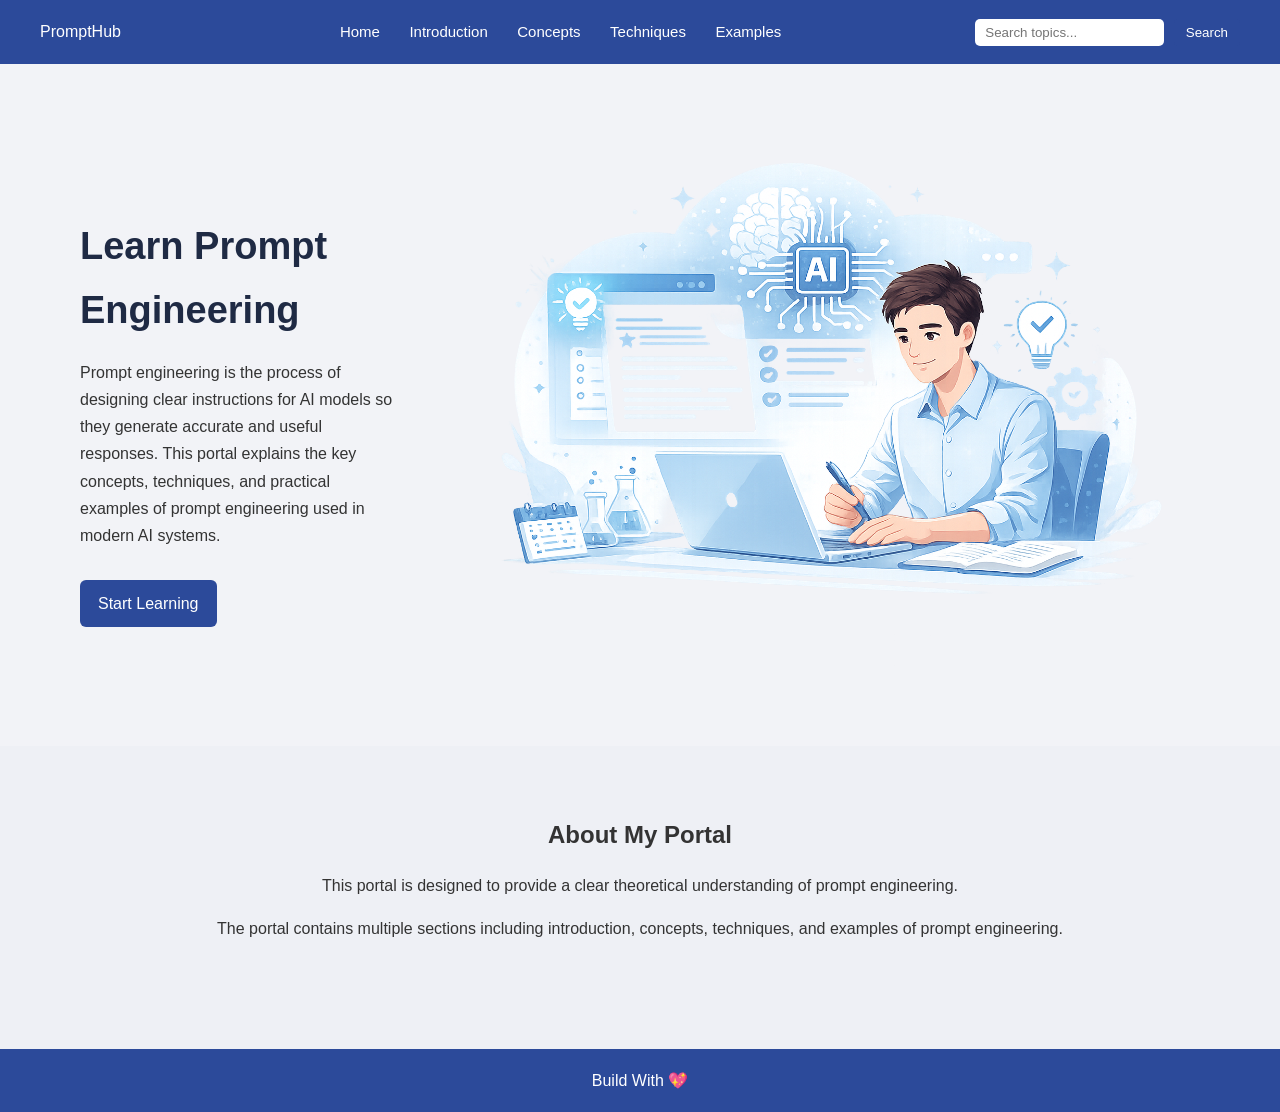
<file: index.html>
<!DOCTYPE html>
<html lang="en">

<head>

<meta charset="UTF-8">
<meta name="viewport" content="width=device-width, initial-scale=1.0">

<title>PromptHub</title>

<link rel="stylesheet" href="style.css">

</head>

<body>

<header class="navbar">

<div class="logo">
PromptHub
</div>

<div class="menu-toggle" onclick="toggleMenu()">
☰
</div>

<nav class="menu" id="menu">

<a href="index.html">Home</a>
<a href="introduction.html">Introduction</a>
<a href="concepts.html">Concepts</a>
<a href="techniques.html">Techniques</a>
<a href="examples.html">Examples</a>

</nav>

<div class="search-box">

<input
type="text"
id="searchBox"
placeholder="Search topics..."
class="search"
>

<button onclick="searchTopic()" class="search-btn">
Search
</button>

</div>

</header>



<section class="hero">

<div class="hero-text">

<h1>Learn Prompt Engineering</h1>

<p>
Prompt engineering is the process of designing clear instructions
for AI models so they generate accurate and useful responses.
This portal explains the key concepts, techniques, and practical
examples of prompt engineering used in modern AI systems.
</p>

<a href="introduction.html" class="btn">
Start Learning
</a>

</div>

<div class="hero-img">

<img src="hero-image.png">

</div>

</section>



<section class="about">

<h2>About My Portal</h2>

<p>
This portal is designed to provide a clear theoretical
understanding of prompt engineering.
</p>

<p>
The portal contains multiple sections including
introduction, concepts, techniques,
and examples of prompt engineering.
</p>

</section>



<footer>

Build With 💖

</footer>



<script src="script.js"></script>

</body>
</html>
</file>
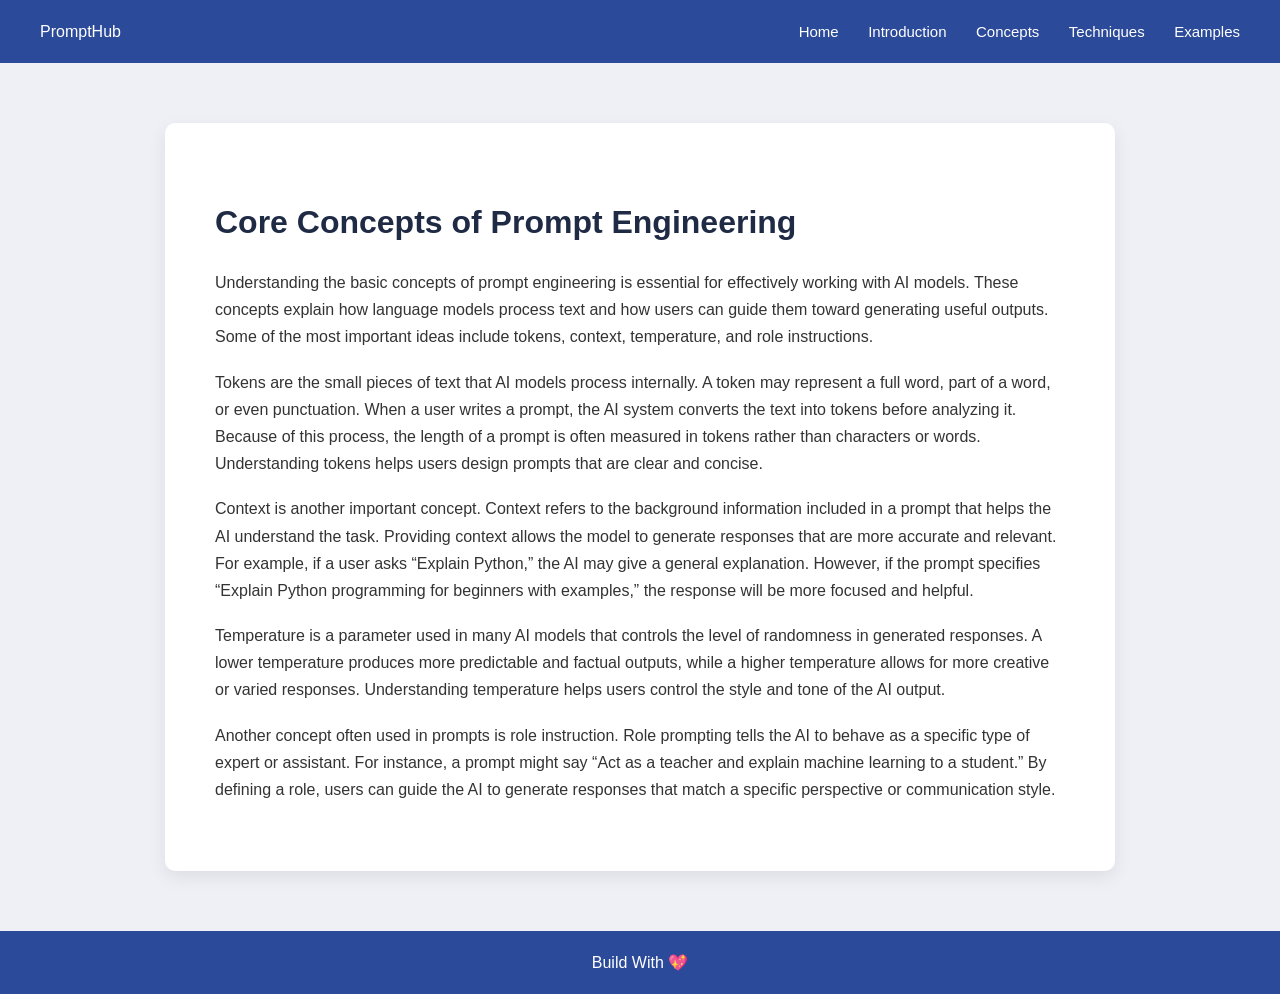
<file: concepts.html>
<!DOCTYPE html>
<html>
<head>
<title>Concepts</title>
<link rel="stylesheet" href="style.css">
</head>

<body>

<header class="navbar">
<div class="logo">PromptHub</div>

<nav class="menu">
<a href="index.html">Home</a>
<a href="introduction.html">Introduction</a>
<a href="concepts.html">Concepts</a>
<a href="techniques.html">Techniques</a>
<a href="examples.html">Examples</a>
</nav>
</header>

<div class="content">

<h1>Core Concepts of Prompt Engineering</h1>

<p>
Understanding the basic concepts of prompt engineering is essential for
effectively working with AI models. These concepts explain how language
models process text and how users can guide them toward generating
useful outputs. Some of the most important ideas include tokens,
context, temperature, and role instructions.
</p>

<p>
Tokens are the small pieces of text that AI models process internally.
A token may represent a full word, part of a word, or even punctuation.
When a user writes a prompt, the AI system converts the text into tokens
before analyzing it. Because of this process, the length of a prompt is
often measured in tokens rather than characters or words. Understanding
tokens helps users design prompts that are clear and concise.
</p>

<p>
Context is another important concept. Context refers to the background
information included in a prompt that helps the AI understand the task.
Providing context allows the model to generate responses that are more
accurate and relevant. For example, if a user asks “Explain Python,” the
AI may give a general explanation. However, if the prompt specifies
“Explain Python programming for beginners with examples,” the response
will be more focused and helpful.
</p>

<p>
Temperature is a parameter used in many AI models that controls the
level of randomness in generated responses. A lower temperature produces
more predictable and factual outputs, while a higher temperature allows
for more creative or varied responses. Understanding temperature helps
users control the style and tone of the AI output.
</p>

<p>
Another concept often used in prompts is role instruction. Role
prompting tells the AI to behave as a specific type of expert or
assistant. For instance, a prompt might say “Act as a teacher and
explain machine learning to a student.” By defining a role, users can
guide the AI to generate responses that match a specific perspective or
communication style.
</p>

</div>

<footer>

Build With 💖

</footer>

</body>
</html>
</file>
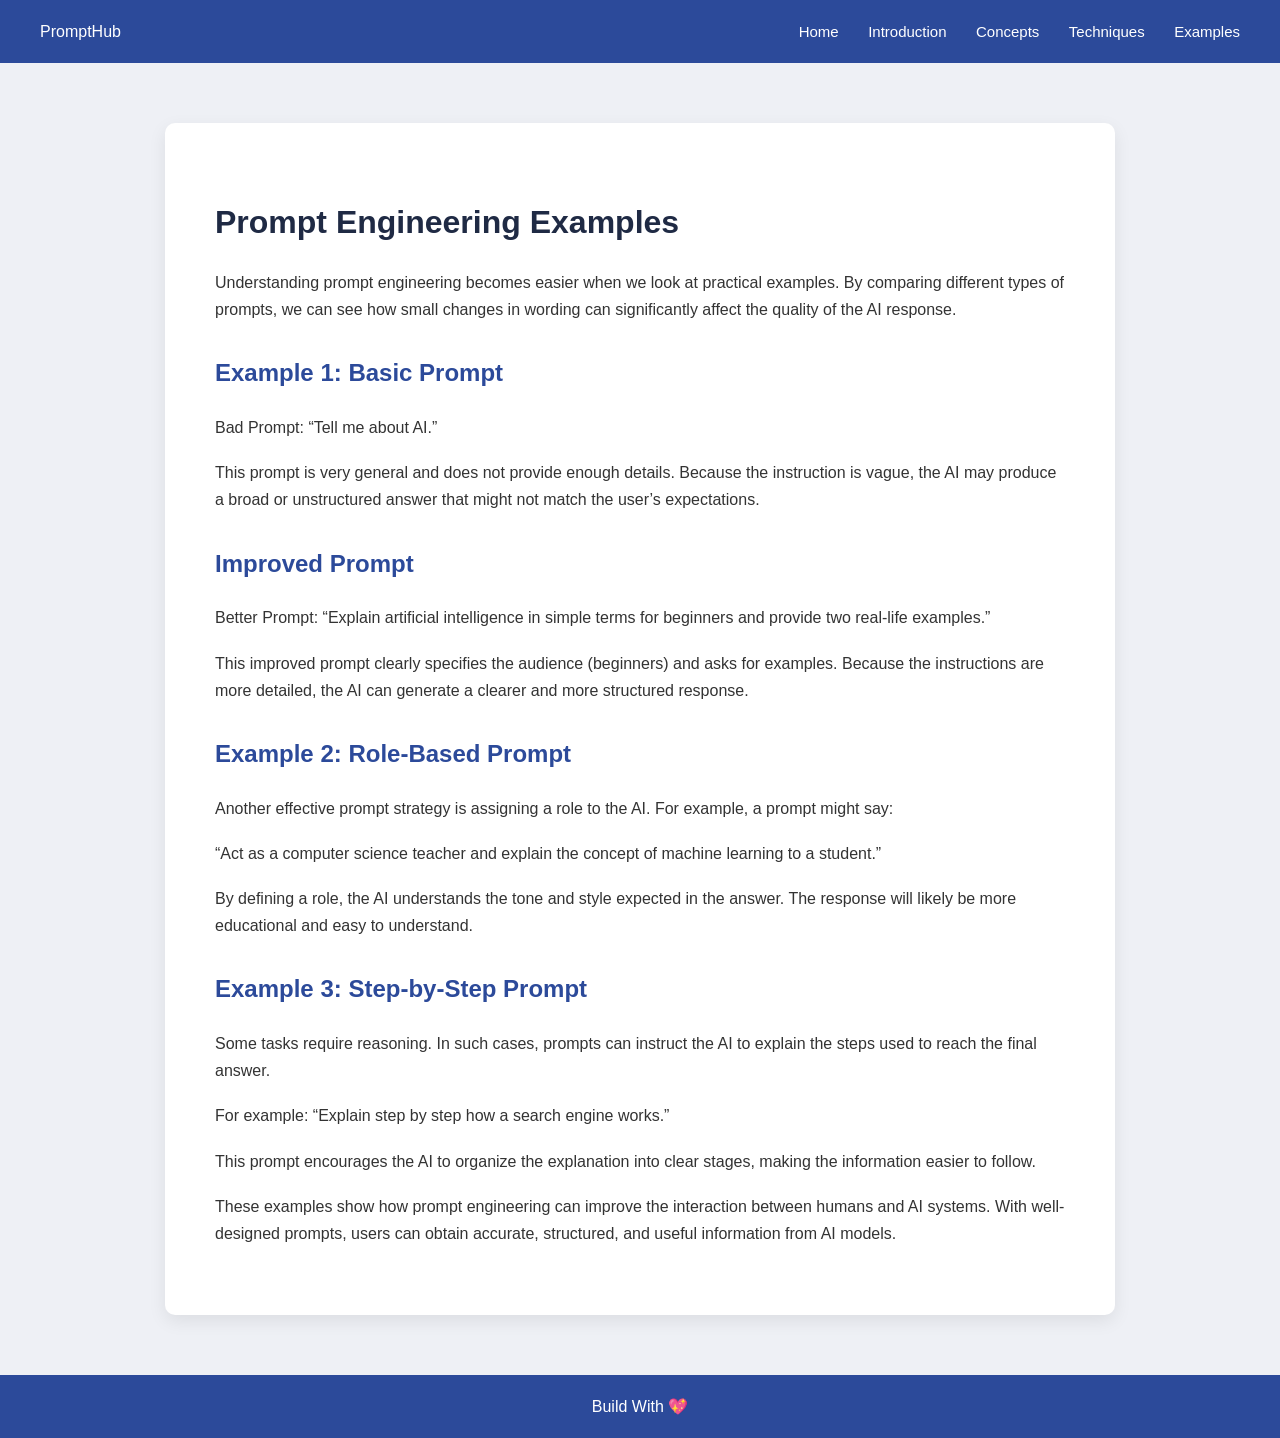
<file: examples.html>
<!DOCTYPE html>
<html>
<head>
<title>Prompt Examples</title>
<link rel="stylesheet" href="style.css">
</head>

<body>

<header class="navbar">
<div class="logo">PromptHub</div>

<nav class="menu">
<a href="index.html">Home</a>
<a href="introduction.html">Introduction</a>
<a href="concepts.html">Concepts</a>
<a href="techniques.html">Techniques</a>
<a href="examples.html">Examples</a>
</nav>
</header>

<div class="content">

<h1>Prompt Engineering Examples</h1>

<p>
Understanding prompt engineering becomes easier when we look at
practical examples. By comparing different types of prompts,
we can see how small changes in wording can significantly affect
the quality of the AI response.
</p>

<h2>Example 1: Basic Prompt</h2>

<p>
Bad Prompt: “Tell me about AI.”
</p>

<p>
This prompt is very general and does not provide enough details.
Because the instruction is vague, the AI may produce a broad or
unstructured answer that might not match the user’s expectations.
</p>

<h2>Improved Prompt</h2>

<p>
Better Prompt: “Explain artificial intelligence in simple terms
for beginners and provide two real-life examples.”
</p>

<p>
This improved prompt clearly specifies the audience (beginners)
and asks for examples. Because the instructions are more detailed,
the AI can generate a clearer and more structured response.
</p>

<h2>Example 2: Role-Based Prompt</h2>

<p>
Another effective prompt strategy is assigning a role to the AI.
For example, a prompt might say:
</p>

<p>
“Act as a computer science teacher and explain the concept of
machine learning to a student.”
</p>

<p>
By defining a role, the AI understands the tone and style expected
in the answer. The response will likely be more educational and
easy to understand.
</p>

<h2>Example 3: Step-by-Step Prompt</h2>

<p>
Some tasks require reasoning. In such cases, prompts can instruct
the AI to explain the steps used to reach the final answer.
</p>

<p>
For example:
“Explain step by step how a search engine works.”
</p>

<p>
This prompt encourages the AI to organize the explanation into
clear stages, making the information easier to follow.
</p>

<p>
These examples show how prompt engineering can improve the
interaction between humans and AI systems. With well-designed
prompts, users can obtain accurate, structured, and useful
information from AI models.
</p>

</div>

<footer>

Build With 💖

</footer>

</body>
</html>
</file>
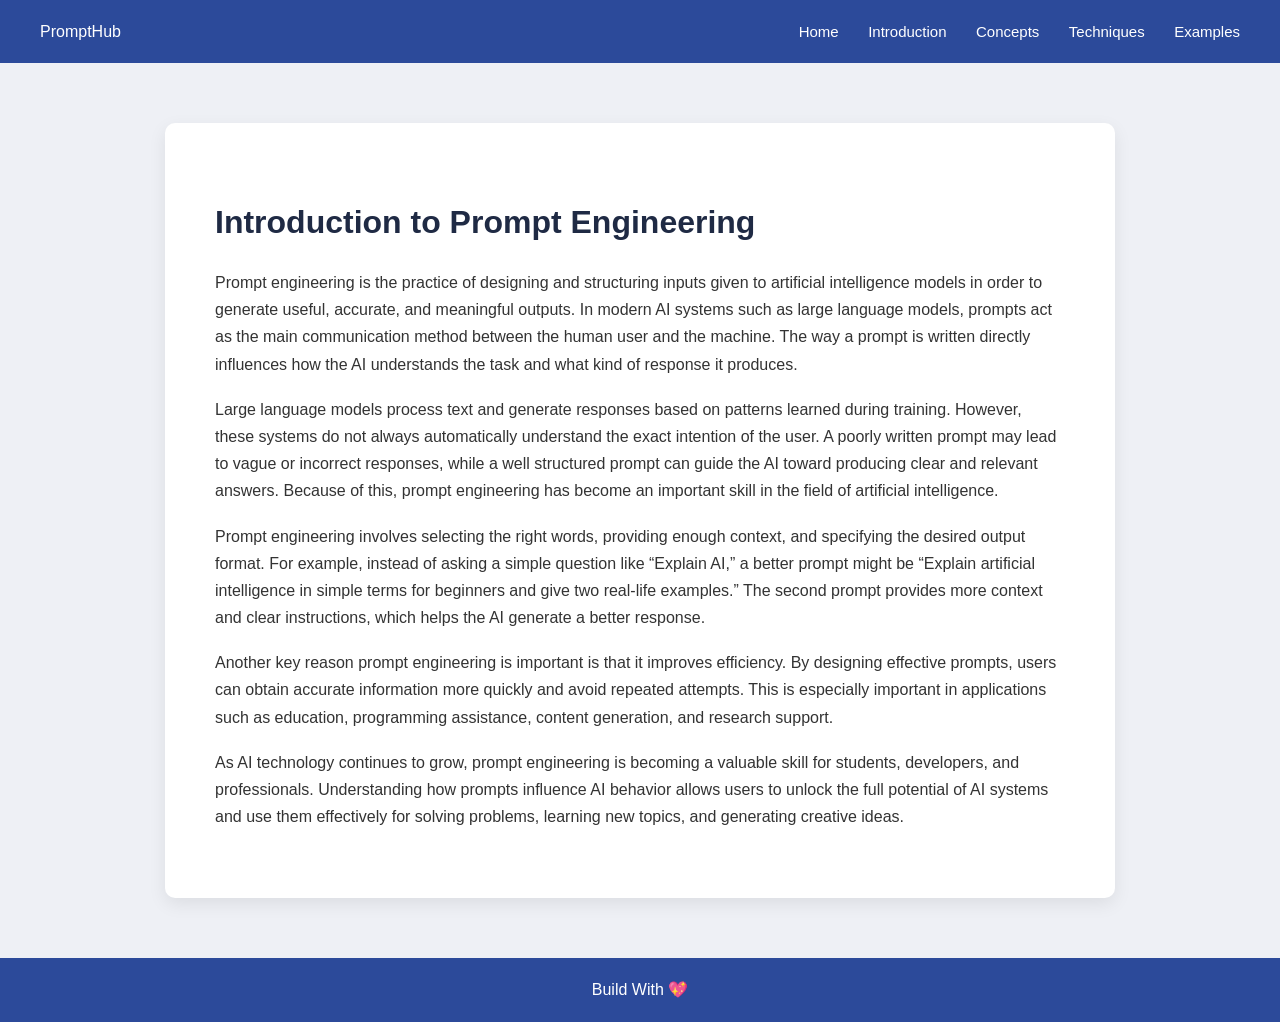
<file: introduction.html>
<!DOCTYPE html>
<html>
<head>
<title>Introduction</title>
<link rel="stylesheet" href="style.css">
</head>

<body>

<header class="navbar">
<div class="logo">PromptHub</div>

<nav class="menu">
<a href="index.html">Home</a>
<a href="introduction.html">Introduction</a>
<a href="concepts.html">Concepts</a>
<a href="techniques.html">Techniques</a>
<a href="examples.html">Examples</a>
</nav>
</header>

<div class="content">

<h1>Introduction to Prompt Engineering</h1>

<p>
Prompt engineering is the practice of designing and structuring inputs
given to artificial intelligence models in order to generate useful,
accurate, and meaningful outputs. In modern AI systems such as large
language models, prompts act as the main communication method between
the human user and the machine. The way a prompt is written directly
influences how the AI understands the task and what kind of response it
produces.
</p>

<p>
Large language models process text and generate responses based on
patterns learned during training. However, these systems do not always
automatically understand the exact intention of the user. A poorly
written prompt may lead to vague or incorrect responses, while a well
structured prompt can guide the AI toward producing clear and relevant
answers. Because of this, prompt engineering has become an important
skill in the field of artificial intelligence.
</p>

<p>
Prompt engineering involves selecting the right words, providing enough
context, and specifying the desired output format. For example, instead
of asking a simple question like “Explain AI,” a better prompt might be
“Explain artificial intelligence in simple terms for beginners and give
two real-life examples.” The second prompt provides more context and
clear instructions, which helps the AI generate a better response.
</p>

<p>
Another key reason prompt engineering is important is that it improves
efficiency. By designing effective prompts, users can obtain accurate
information more quickly and avoid repeated attempts. This is especially
important in applications such as education, programming assistance,
content generation, and research support.
</p>

<p>
As AI technology continues to grow, prompt engineering is becoming a
valuable skill for students, developers, and professionals. Understanding
how prompts influence AI behavior allows users to unlock the full
potential of AI systems and use them effectively for solving problems,
learning new topics, and generating creative ideas.
</p>

</div>

<footer>

Build With 💖

</footer>

</body>
</html>
</file>
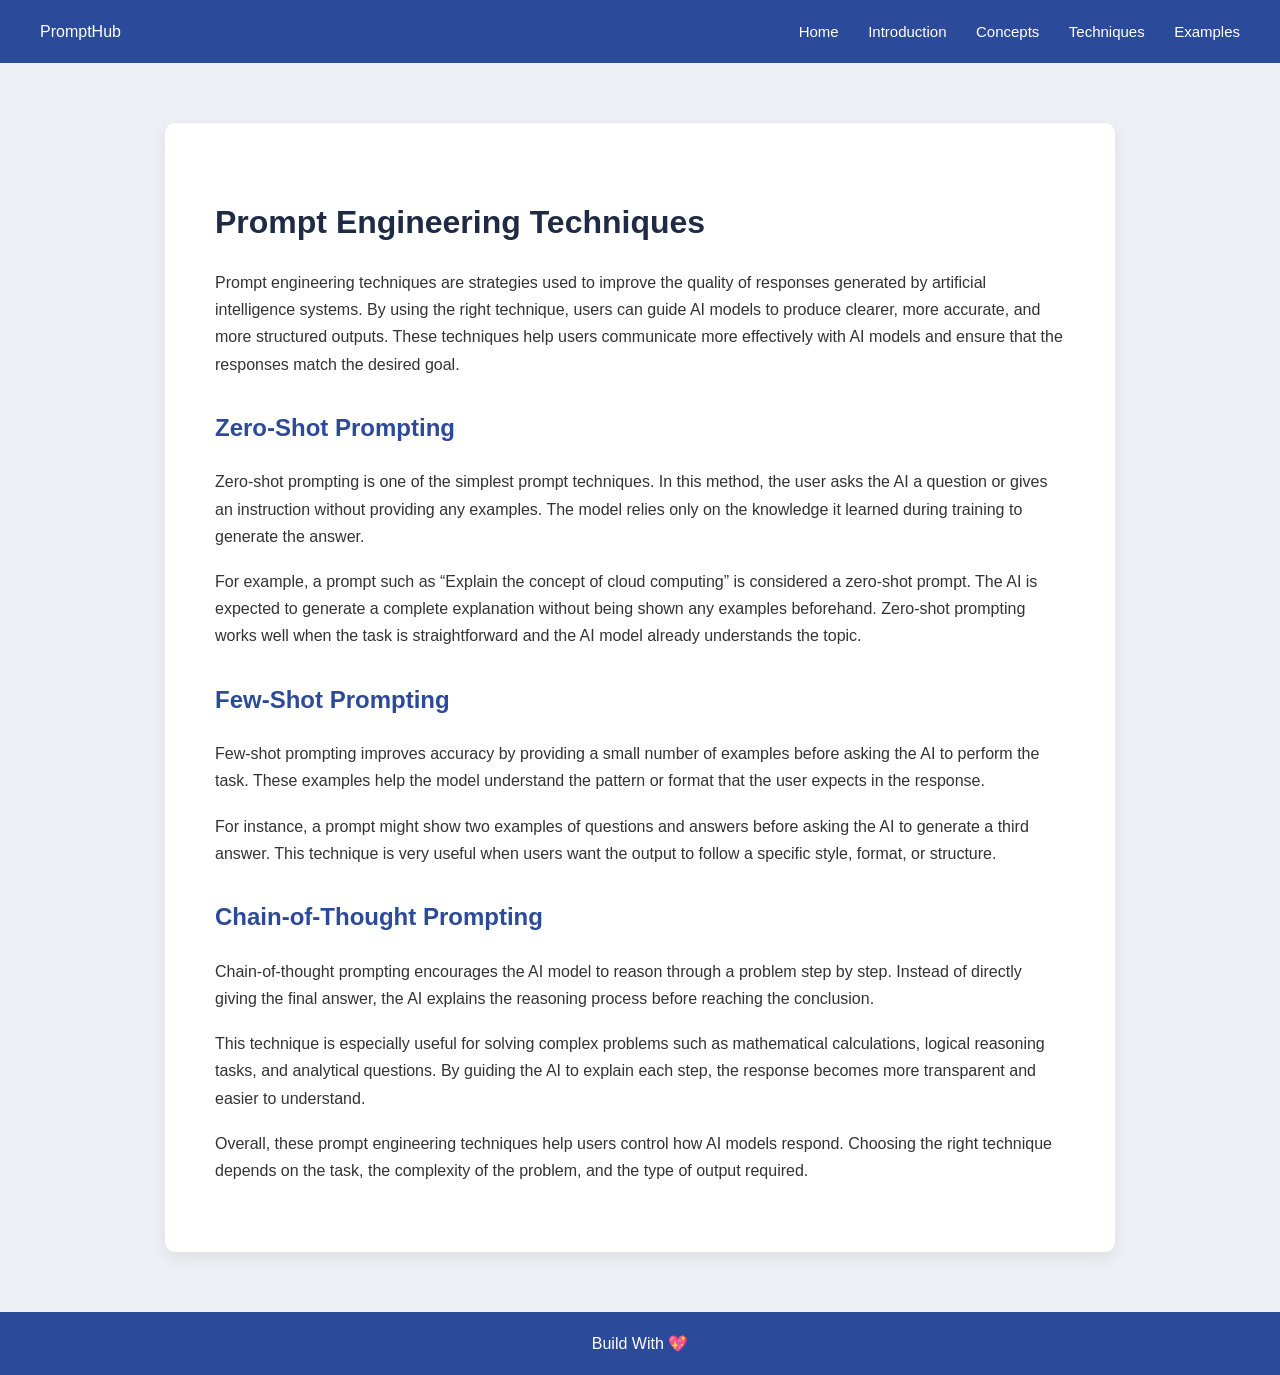
<file: techniques.html>
<!DOCTYPE html>
<html>
<head>
<title>Prompt Techniques</title>
<link rel="stylesheet" href="style.css">
</head>

<body>

<header class="navbar">
<div class="logo">PromptHub</div>

<nav class="menu">
<a href="index.html">Home</a>
<a href="introduction.html">Introduction</a>
<a href="concepts.html">Concepts</a>
<a href="techniques.html">Techniques</a>
<a href="examples.html">Examples</a>
</nav>
</header>

<div class="content">

<h1>Prompt Engineering Techniques</h1>

<p>
Prompt engineering techniques are strategies used to improve the quality
of responses generated by artificial intelligence systems. By using the
right technique, users can guide AI models to produce clearer,
more accurate, and more structured outputs. These techniques help
users communicate more effectively with AI models and ensure that the
responses match the desired goal.
</p>

<h2>Zero-Shot Prompting</h2>

<p>
Zero-shot prompting is one of the simplest prompt techniques.
In this method, the user asks the AI a question or gives an instruction
without providing any examples. The model relies only on the knowledge
it learned during training to generate the answer.
</p>

<p>
For example, a prompt such as “Explain the concept of cloud computing”
is considered a zero-shot prompt. The AI is expected to generate a
complete explanation without being shown any examples beforehand.
Zero-shot prompting works well when the task is straightforward and
the AI model already understands the topic.
</p>

<h2>Few-Shot Prompting</h2>

<p>
Few-shot prompting improves accuracy by providing a small number of
examples before asking the AI to perform the task. These examples help
the model understand the pattern or format that the user expects in the
response.
</p>

<p>
For instance, a prompt might show two examples of questions and answers
before asking the AI to generate a third answer. This technique is very
useful when users want the output to follow a specific style, format,
or structure.
</p>

<h2>Chain-of-Thought Prompting</h2>

<p>
Chain-of-thought prompting encourages the AI model to reason through a
problem step by step. Instead of directly giving the final answer, the
AI explains the reasoning process before reaching the conclusion.
</p>

<p>
This technique is especially useful for solving complex problems such
as mathematical calculations, logical reasoning tasks, and analytical
questions. By guiding the AI to explain each step, the response becomes
more transparent and easier to understand.
</p>

<p>
Overall, these prompt engineering techniques help users control how AI
models respond. Choosing the right technique depends on the task,
the complexity of the problem, and the type of output required.
</p>

</div>

<footer>

Build With 💖

</footer>

</body>
</html>
</file>
<file: style.css>
body{
font-family:'Segoe UI', Arial, sans-serif;
margin:0;
background:#eef0f5;
line-height:1.7;
color:#333;
}


.navbar{
display:flex;
justify-content:space-between;
align-items:center;
background:#2c4a9a;
color:white;
padding:18px 40px;
}

.menu a{
color:white;
margin-left:25px;
text-decoration:none;
font-size:15px;
transition:0.3s;
}

.menu a:hover{
opacity:0.8;
}



.search{
padding:6px 10px;
border-radius:5px;
border:none;
}

.search-btn{
padding:6px 12px;
background:#2c4a9a;
color:white;
border:none;
border-radius:4px;
margin-left:5px;
cursor:pointer;
}



.hero{
display:flex;
align-items:center;
justify-content:space-between;
padding:70px 80px;
background:#f2f3f7;
}

.hero-text{
max-width:500px;
}

.hero-text h1{
font-size:38px;
margin-bottom:15px;
color:#1f2a44;
}

.hero-img img{
width:800px;
}



.btn{
display:inline-block;
margin-top:15px;
padding:10px 18px;
background:#2c4a9a;
color:white;
text-decoration:none;
border-radius:6px;
transition:0.3s;
}

.btn:hover{
background:#1f3577;
}



.cards{
display:flex;
justify-content:center;
gap:25px;
padding:40px;
}

.card{
background:white;
padding:25px;
width:250px;
border-radius:10px;
box-shadow:0 4px 12px rgba(0,0,0,0.08);
text-align:center;
transition:0.3s;
}

.card:hover{
transform:translateY(-5px);
box-shadow:0 8px 18px rgba(0,0,0,0.12);
}

.card a{
display:block;
margin-top:10px;
color:#2c4a9a;
text-decoration:none;
font-weight:500;
}



.content{
max-width:850px;
margin:60px auto;
padding:50px;
background:white;
border-radius:10px;
box-shadow:0 6px 18px rgba(0,0,0,0.08);
}


.content h1{
font-size:32px;
margin-bottom:20px;
color:#1f2a44;
}

.content h2{
margin-top:30px;
color:#2c4a9a;
}


.content p{
margin-bottom:18px;
}


.highlight{
background:#f3f6ff;
border-left:5px solid #2c4a9a;
padding:15px;
margin:20px 0;
border-radius:5px;
}



.tip{
background:#e8f7ee;
border-left:5px solid #2ecc71;
padding:15px;
margin:20px 0;
border-radius:5px;
}


.about{
max-width:900px;
margin:auto;
padding:50px;
text-align:center;
}

.about h2{
margin-bottom:15px;
}



footer{
background:#2c4a9a;
color:white;
text-align:center;
padding:18px;
margin-top:40px;
}



@media(max-width:900px){

.hero{
flex-direction:column;
text-align:center;
}

.hero-img img{
margin-top:20px;
}

.cards{
flex-direction:column;
align-items:center;
}

}


.nav-left{
display:flex;
align-items:center;
gap:15px;
}

/* hamburger */

.menu-toggle{
display:none;
font-size:26px;
cursor:pointer;
}

/* MOBILE */

@media(max-width:768px){

.menu{
display:none;
flex-direction:column;
position:absolute;
top:70px;
left:0;
width:100%;
background:#2c4a9a;
}

.menu a{
display:block;
padding:10px;
}

.menu.active{
display:flex;
}

.menu-toggle{
display:block;
}

.search-box{
display:none;
}

}
</file>
